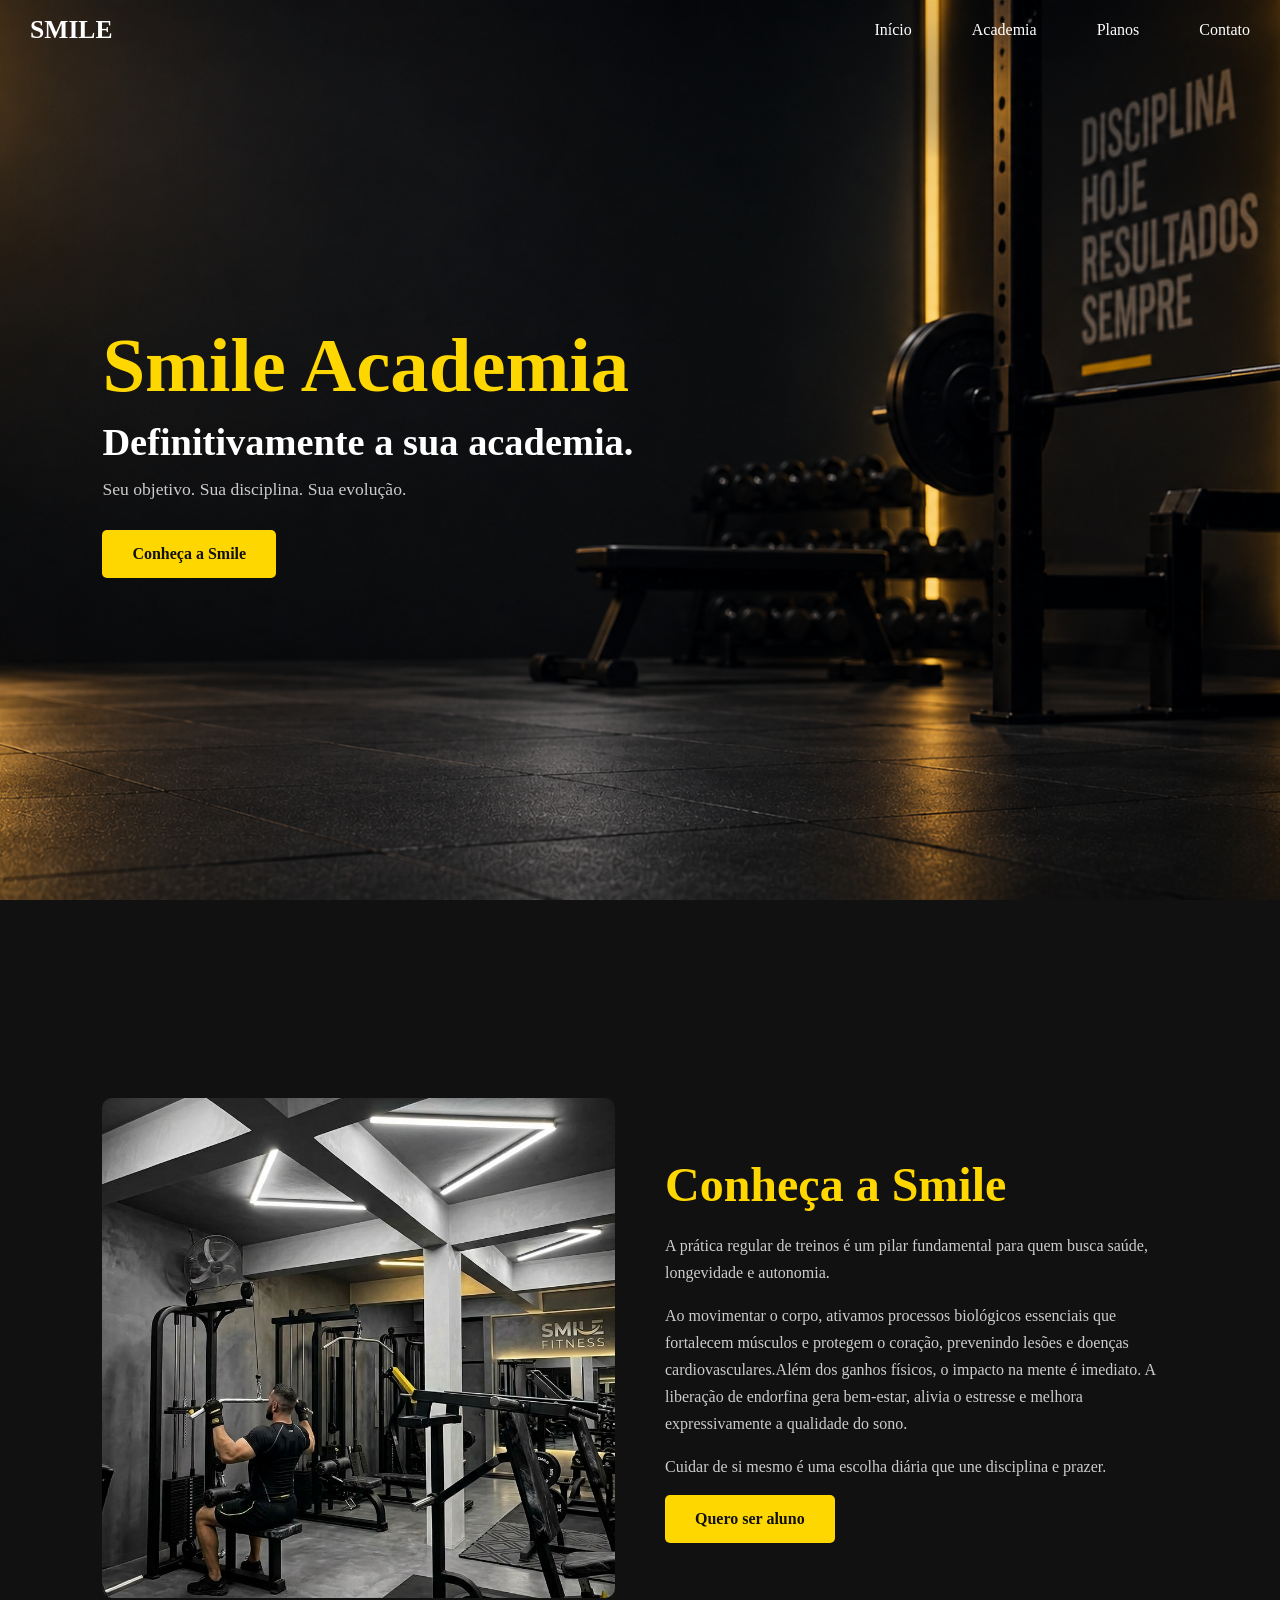
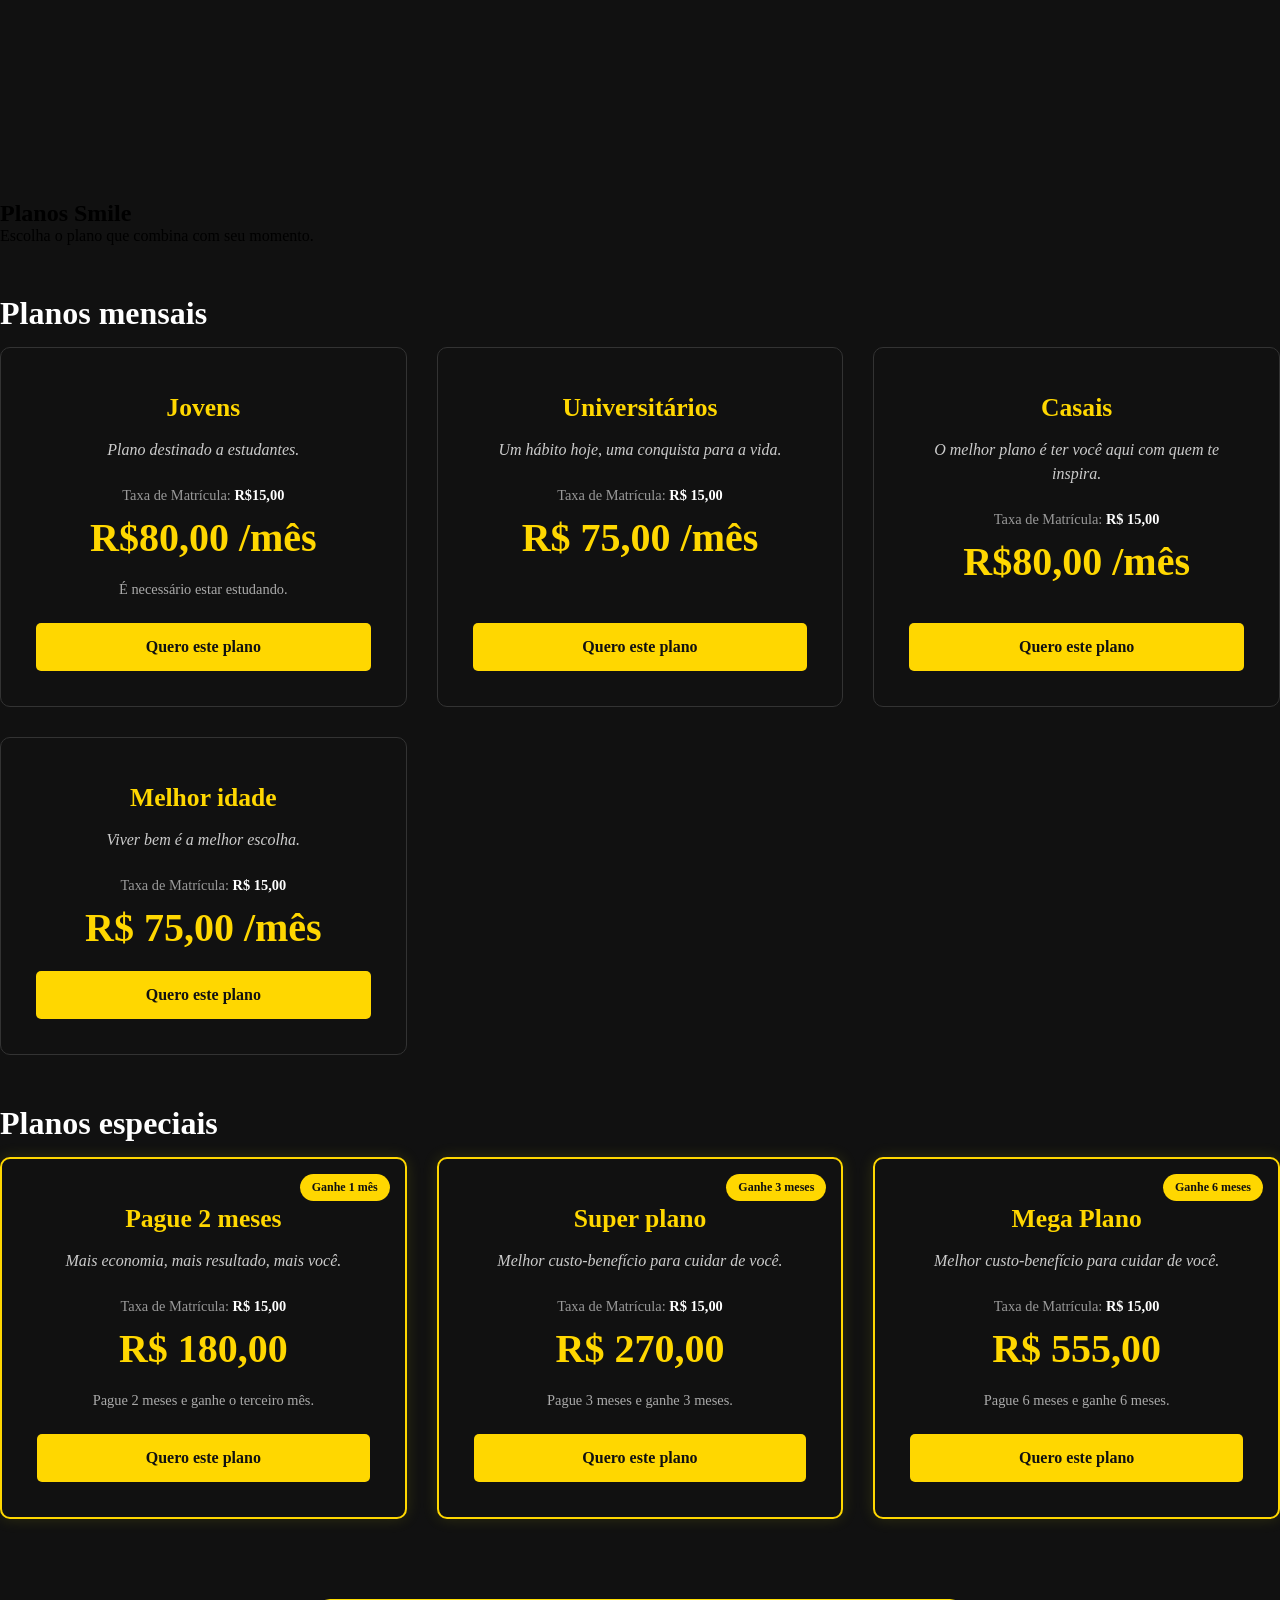
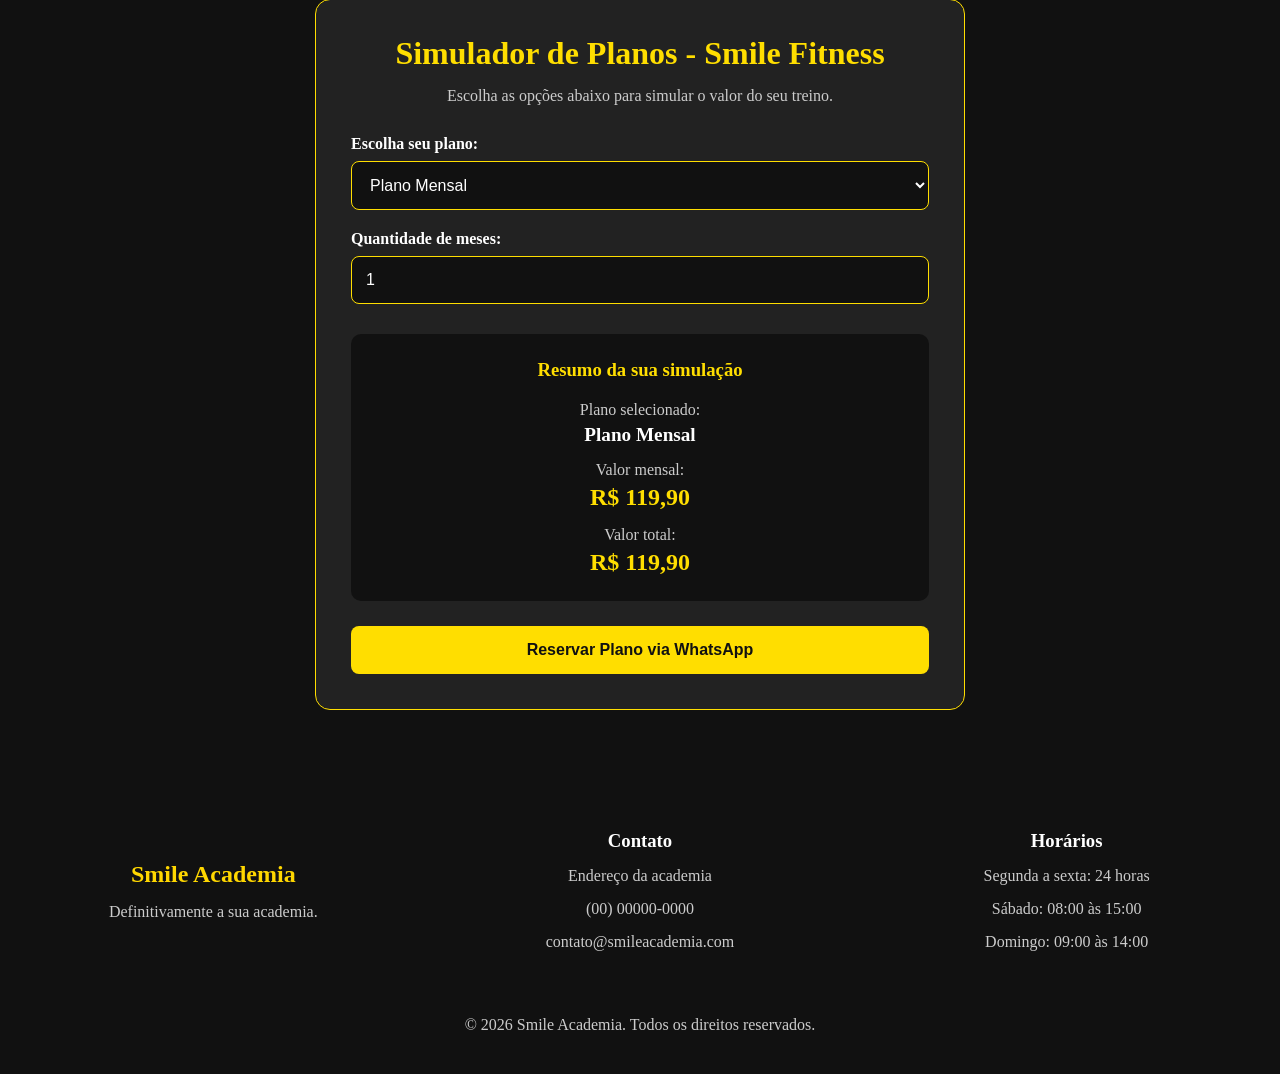
<file: index.html>
<!DOCTYPE html>
<html lang="pt-BR">
    <head>
        <meta charset="UTF-8">
        <meta name="viewport" content="width=device-width, initial-scale=1.0">
        <title>Smile</title>
        <link rel="stylesheet" href="css/style.css">
        <script src="js/script.js" defer></script>
    </head>
    <body>
        <header>
            <nav>
                <ul>
                    <li class="logotipo">
                        <a href="#inicio">SMILE</a>
                    </li>
                    <li class="hideMobile">
                        <a href="#inicio">Início</a>
                    </li>
                    <li class="hideMobile">
                        <a href="#academia">Academia</a>
                    </li>
                    <li class="hideMobile">
                        <a href="#planos">Planos</a>
                    </li>
                    <li class="hideMobile"><a href="#contato">Contato</a></li>
                    <li class="hideDesktop botao-menu"><a href="#">
                        <svg class="icon" xmlns="http://www.w3.org/2000/svg" height="24px" viewBox="0 -960 960 960" width="24px" fill="#1f1f1f"><path d="M120-240v-80h720v80H120Zm0-200v-80h720v80H120Zm0-200v-80h720v80H120Z"/></svg>
                    </a></li>
                </ul>
                
                <ul class="sidebar">
                    <li class="botao-fechar"><a href="#">
                    <svg class="icon" xmlns="http://www.w3.org/2000/svg" height="24px" viewBox="0 -960 960 960" width="24px" fill="#1f1f1f"><path d="m256-200-56-56 224-224-224-224 56-56 224 224 224-224 56 56-224 224 224 224-56 56-224-224-224 224Z"/></svg>
                </a></li>
                    <li><a href="#inicio">Início</a></li>
                    <li><a href="#academia">Academia</a></li>
                    <li><a href="#planos">Planos</a></li>
                    <li><a href="#contato">Contato</a></li>
                </ul>
            </nav>
        </header>
        <main>
            <section id="inicio">
                <div class="hero-conteudo">
                    <h1>Smile Academia</h1>
                    <h2>Definitivamente a sua academia.</h2>
                    <p>Seu objetivo. Sua disciplina. Sua evolução.</p>
                    <a href="#academia" class="btn-principal">Conheça a Smile</a>
                </div>
            </section>  
            <section id="academia">
                <!-- Imagem da academia -->
                <div class="academia-imagem">
                    <img src="images/smile.jpg" alt="Interior da academia Smile">
                </div>
                <!-- Conteudo Textual -->
                <div class="academia-conteudo">
                    <h2>
                        Conheça a Smile
                    </h2>
                    <p>
                        A prática regular de treinos é um pilar fundamental para quem busca saúde, longevidade e autonomia.
                    </p>
                    <p>
                        Ao movimentar o corpo, ativamos processos biológicos essenciais que fortalecem músculos e protegem o coração,
                        prevenindo lesões e doenças cardiovasculares.Além dos ganhos físicos, o impacto na mente é imediato.
                        A liberação de endorfina gera bem-estar, alivia o estresse e melhora expressivamente a qualidade do sono.
                    </p>
                    <p>
                        Cuidar de si mesmo é uma escolha diária que une disciplina e prazer.
                    </p>
                    <a href="#" class="btn-principal">Quero ser aluno</a>
                </div>
            </section>
            <section id="planos">
                <div class="planos-cabecalho">
                    <h2>Planos Smile</h2>
                    <p>
                        Escolha o plano que combina com seu momento.
                    </p>
                </div>
                <!--Plano Mensais-->
                <div class="grupo-planos">
                    <h3>Planos mensais</h3>
                    <div class="planos-container">
                        <!-- Planos Jovens -->
                        <article class="plano">
                            <h4>Jovens</h4>
                            <p class="frase-plano">
                                Plano destinado a estudantes.
                            </p>
                            <p class="taxa">
                                Taxa de Matrícula:
                                <strong>R$15,00</strong>
                            </p>
                            <p class="preco">
                                R$80,00
                                <span>/mês</span>
                            </p>
                            <p class="condicao">
                                É necessário estar estudando.
                            </p>
                            <a href="#" class="btn-principal">
                                Quero este plano
                            </a>
                        </article>
                        <!-- Plano Universitario -->
                        <article class="plano">
                            <h4>Universitários</h4>
                            <p class="frase-plano">
                                Um hábito hoje, uma conquista para a vida.
                            </p>
                            <p class="taxa">
                                Taxa de Matrícula:
                                <strong>R$ 15,00</strong>
                            </p>
                            <p class="preco">
                                R$ 75,00
                                <span>/mês</span>
                            </p>
                            <a href="#" class="btn-principal">
                                Quero este plano
                            </a>
                        </article>
                        <!-- Plano Casais -->
                        <article class="plano">
                                <h4>Casais</h4>
                                <p class="frase-plano">
                                    O melhor plano é ter você aqui com quem te inspira.
                                </p>
                                <p class="taxa">
                                    Taxa de Matrícula:
                                    <strong>R$ 15,00</strong>
                                </p>
                                <p class="preco">
                                    R$80,00
                                    <span>/mês</span>
                                </p>
                                <a href="#" class="btn-principal">
                                    Quero este plano
                                </a>
                        </article>
                        <!-- Plano melhor idade -->
                        <article class="plano">
                                <h4>Melhor idade</h4>
                                <p class="frase-plano">
                                    Viver bem é a melhor escolha.
                                </p>
                                <p class="taxa">
                                    Taxa de Matrícula:
                                    <strong>R$ 15,00</strong>
                                </p>
                                <p class="preco">
                                    R$ 75,00
                                    <span>/mês</span>
                                </p>
                                <a href="#" class="btn-principal">
                                    Quero este plano
                                </a>
                        </article>
                    </div>
                </div>
                <!-- Planos Especiais -->
                <div class="grupo-planos">
                    <h3>Planos especiais</h3>
                    <div class="planos-container">
                        <!-- Pague 2 meses -->
                        <article class="plano destaque">
                            <span class="etiqueta">
                                Ganhe 1 mês
                            </span>
                            <h4>Pague 2 meses</h4>
                            <p class="frase-plano">
                                Mais economia, mais resultado, mais você.
                            </p>
                            <p class="taxa">
                                Taxa de Matrícula:
                                <strong>R$ 15,00</strong>
                            </p>
                            <p class="preco">
                                R$ 180,00
                            </p>
                            <p class="condicao">
                                Pague 2 meses e ganhe o terceiro mês.
                            </p>
                            <a href="#" class="btn-principal">
                                Quero este plano
                            </a>
                        </article>
                        <!-- Super Plano -->
                         <article class="plano destaque">
                            <span class="etiqueta">
                                Ganhe 3 meses
                            </span>
                            <h4>Super plano</h4>
                            <p class="frase-plano">
                                Melhor custo-benefício para cuidar de você.
                            </p>
                            <p class="taxa">
                                Taxa de Matrícula:
                                <strong>R$ 15,00</strong>
                            </p>
                            <p class="preco">
                                R$ 270,00
                            </p>
                            <p class="condicao">
                                Pague 3 meses e ganhe 3 meses.
                            </p>
                            <a href="#" class="btn-principal">
                                Quero este plano
                            </a>
                         </article>
                         <!-- Mega Plano -->
                          <article class="plano destaque">
                            <span class="etiqueta">
                                Ganhe 6 meses
                            </span>
                            <h4>Mega Plano</h4>
                            <p class="frase-plano">
                                Melhor custo-benefício para cuidar de você.
                            </p>
                            <p class="taxa">
                                Taxa de Matrícula:
                                <strong>R$ 15,00</strong>
                            </p>
                            <p class="preco">
                                R$ 555,00
                            </p>
                            <p class="condicao">
                                Pague 6 meses e ganhe 6 meses.
                            </p>
                            <a href="#" class="btn-principal">
                                Quero este plano
                            </a>
                          </article>
                    </div>
                </div>
            </section>
        </main>
        <!-- CALCULADORA DE PLANOS -->
        <section id="calculadora" class="calc-section">
            <div class="calc-container">
                <h2>Simulador de Planos - Smile Fitness</h2>
                <p class="calc-subtitle">
                    Escolha as opções abaixo para simular o valor do seu treino.
                </p>
                <div class="calc-form">
                    <div class="calc-field">
                        <label for="select-plano">Escolha seu plano:</label>
                        <select id="select-plano">
                            <option value="mensal">Plano Mensal</option>
                            <option value="trimestral">Plano Trimestral</option>
                            <option value="anual">Plano Anual</option>
                        </select>
                    </div>
                    <div class="calc-field">
                        <label for="input-meses">Quantidade de meses:</label>
                        <input
                            type="number"
                            id="input-meses"
                            value="1"
                            min="1"
                            max="24"
                            step="1"
                        >
                    </div>
                </div>
                <div class="calc-result">
                    <h3>Resumo da sua simulação</h3>
                    <p>Plano selecionado:</p>
                    <strong id="resultado-nome">Plano Mensal</strong>
                    <p>Valor mensal:</p>
                    <strong id="resultado-mensal" class="price">
                        R$ 119,90
                    </strong>
                    <p>Valor total:</p>
                    <strong id="resultado-total" class="price">
                        R$ 119,90
                    </strong>
                </div>
                <button
                    type="button"
                    id="btn-enviar-whats"
                    class="btn-whatsapp-calc"
                >
                    Reservar Plano via WhatsApp
                </button>
            </div>
        </section>
        <!-- FIM DA CALCULADORA -->
        <!-- Rodape-->
        <footer id="contato">
            <div class="footer-info">
                <h2>Smile Academia</h2>
                <p>Definitivamente a sua academia.</p>
            </div>
            <div class="footer-contato">
                <h3>Contato</h3>
                <p>Endereço da academia</p>
                <p>(00) 00000-0000</p>
                <p>contato@smileacademia.com</p>
            </div>
            <div class="footer-horarios">
                <h3>Horários</h3>
                <p>Segunda a sexta: 24 horas</p>
                <p>Sábado: 08:00 às 15:00</p>
                <p>Domingo: 09:00 às 14:00</p>
            </div>
            <div class="footer-copy">
                <p>&copy; 2026 Smile Academia. Todos os direitos reservados.</p>
            </div>
        </footer>
    </body>
</html>
</file>
<file: css/style.css>
* {
    margin: 0;
    padding: 0;
    box-sizing: border-box;
}

body {
    min-height: 100vh;
    background-color: #111;
}


nav {
    position: absolute;
    top: 0;
    left: 0;
    width: 100%;
    z-index: 10;
    display: flex;
    justify-content: flex-end;
}

nav ul{
    width:100%;
    list-style:none;
    display:flex;
    justify-content:flex-end;
    align-items:center;
}

nav li{
    height:60px;
}

nav li:first-child{
    margin-right:auto;
}


nav a{
    height:100%;
    padding:0 30px;
    text-decoration:none;
    display:flex;
    align-items:center;
    color: #fff;
}

nav a:hover{
    color:#ffd700;
}

.icon{
    fill:#fff;
}

.logotipo{
    font-weight:bold;
    font-size:1.6rem;
}

/* 
menu lateral aberto 
*/

.sidebar.active {
    display: flex;
}

.sidebar{
    position:fixed;
    top:0;
    right:0;
    height:100vh;
    width:280px;
    z-index:999;
    background-color: rgba(255,255,255,0.2);
    box-shadow: -10px 0 10px rgba(0,0,0,0.1);
    display:none;
    flex-direction:column;
    align-items: flex-start;
    justify-content: flex-start;
    backdrop-filter: blur(10px);
}

/*
    Seçao principal
*/

#inicio {
    min-height: 100vh;
    background-image: url(../images/fundo.jpg);
    background-size: cover;
    background-position: center;
    display: flex;
    flex-direction: column;
    justify-content: center;
    align-items: flex-start;
    padding: 120px 8%;
}

#inicio h1 {
    font-size: clamp(2.5rem, 6vw, 5rem);
    color: #ffd700;
    margin-bottom: 10px;
}

#inicio h2 {
    font-size: clamp(1.5rem, 3vw, 2.5rem);
    color: #fff;
    margin-bottom: 15px;
}

#inicio p {
    font-size: 1.1rem;
    color: #ccc;
    margin-bottom: 30px;
}

.btn-principal {
    display: inline-block;
    padding: 15px 30px;
    background-color: #ffd700;
    color: #111;
    text-decoration: none;
    font-weight: bold;
    border-radius: 5px;
    transition: 0.3s;
}

.btn-principal:hover {
    background-color: #fff;
    transform: translateY(-3px);
}

/*
===================
 SEÇÃO ACADEMIA
===================
*/

#academia {
    min-height: 100vh;
    display: grid;
    grid-template-columns: repeat(2, 1fr);
    align-items: center;
    gap: 50px;
    padding: 100px 8%;
    background-color: #111;
}

/* iMAGEM */
.academia-imagem img {
    width: 100%;
    height: 500px;
    object-fit: cover;
    border-radius: 10px;
}

/* CONTEÚDO */

.academia-conteudo h2 {
    font-size: clamp(2rem, 4vw, 3rem);
    color: #ffd700;
    margin-bottom: 20px;
}

.academia-conteudo p {
    color: #ccc;
    line-height: 1.7;
    margin-bottom: 15px;
}

/*
========================
        PLANOS
========================
*/
.plano {
    padding: 45px 35px 35px;
    background-color: #111;
    border: 1px solid #333;
    border-radius: 10px;
    text-align: center;
    transition: 0.3s;

    /*organiza o conteudo verticalmente*/
    display: flex;
    flex-direction: column;
    position: relative;
}

/* efeito ao passar o mouse */
.plano:hover {
    transform: translateY(-5px) scale(1.02);
    border-color: #ffd700;
}

.grupo-planos {
    margin-top: 50px;
}

.grupo-planos h3 {
    font-size: 2rem;
    color: #fff;
    margin-bottom: 15px;
}

.plano h4{
    font-size: 1.6rem;
    color: #ffd700;
    margin-bottom: 15px;
}

.frase-plano {
    color: #ccc;
    font-style: italic;
    line-height: 1.5;
    margin-bottom: 25px;
}

.taxa {
    color: #999;
    font-size: 0.9rem;
    margin-bottom: 10px;
}

.taxa strong {
    color: #fff;
}

.preco {
    font-size: 2.5rem;
    font-weight: bold;
    color: #ffd700;
    margin-bottom: 20px;
}

.condicao {
    color: #aaa;
    font-size: 0.9rem;
    margin-bottom: 25px;
}

.plano .btn-principal {
    margin-top: auto;
}

.planos-container {
    display: grid;
    grid-template-columns: repeat(3, 1fr);
    gap: 30px;
}

.plano.destaque {
    border: 2px solid #ffd700;
    box-shadow: 0 0 15px rgba(215,215,0,0.15);
}

.etiqueta {
    position: absolute;
    top: 15px;
    right: 15px;
    padding: 6px 12px;
    background-color: #ffd700;
    color: #111;
    font-size: 0.75rem;
    font-weight: bold;
    border-radius: 20px;
}

/* ===================
        RODAPE
===================== */

#contato {
    background-color: #111;
    justify-content: center;
    display: grid;
    grid-template-columns:repeat(3, 1fr);
    align-items: center;
    gap: 50px;
    padding: 40px 25px 25px;
}

.footer-info,
.footer-contato,
.footer-horarios {
    text-align: center;
}

.footer-info h2,
.footer-contato h3,
.footer-horarios h3 {
    margin-bottom: 15px;
}

#contato p {
    margin-bottom: 15px;
}

.footer-copy p {
    color: #aaa;
    margin-bottom: 0;
}

.footer-copy {
    grid-column: 1 / 4;
    text-align: center;
}

.footer-info h2 {
    color: #ffd700;
}

.footer-contato h3,
.footer-horarios h3 {
    color: #fff;
}

#contato p {
    color: #ccc;
}


/* ==============================
   CALCULADORA DE PLANOS
================================ */

.calc-section {
    background-color: #111111;
    color: #FFFFFF;
    padding: 80px 20px;
    text-align: center;
}

.calc-container {
    max-width: 650px;
    margin: 0 auto;
    padding: 35px;
    background-color: #222222;
    border-radius: 15px;
    border: 1px solid #FFDE00;
}

.calc-container h2 {
    color: #FFDE00;
    font-size: 2rem;
    margin-bottom: 15px;
}

.calc-subtitle {
    color: #CCCCCC;
    margin-bottom: 30px;
}

.calc-form {
    display: flex;
    flex-direction: column;
    gap: 20px;
    text-align: left;
}

.calc-field {
    display: flex;
    flex-direction: column;
    gap: 8px;
}

.calc-field label {
    color: #FFFFFF;
    font-weight: bold;
}

.calc-field select,
.calc-field input {
    width: 100%;
    padding: 14px;
    border: 1px solid #FFDE00;
    border-radius: 8px;
    background-color: #111111;
    color: #FFFFFF;
    font-size: 1rem;
}

.calc-result {
    margin-top: 30px;
    padding: 25px;
    background-color: #111111;
    border-radius: 10px;
}

.calc-result h3 {
    color: #FFDE00;
    margin-bottom: 20px;
}

.calc-result p {
    color: #CCCCCC;
    margin-top: 15px;
}

.calc-result strong {
    display: block;
    margin-top: 5px;
    font-size: 1.2rem;
}

.calc-result .price {
    color: #FFDE00;
    font-size: 1.5rem;
}

.btn-whatsapp-calc {
    width: 100%;
    margin-top: 25px;
    padding: 15px;
    border: none;
    border-radius: 8px;
    background-color: #FFDE00;
    color: #111111;
    font-size: 1rem;
    font-weight: bold;
    cursor: pointer;
    transition: 0.3s;
}

.btn-whatsapp-calc:hover {
    background-color: #FFFFFF;
    transform: translateY(-2px);
}

/* RESPONSIVIDADE */

@media (max-width: 600px) {
    .calc-section {
        padding: 50px 15px;
    }

    .calc-container {
        padding: 22px;
    }

    .calc-container h2 {
        font-size: 1.5rem;
    }
}


/* 
=====================
RESPONSIVIDADE
=====================
*/

/* =====================
   ATÉ 1000px
===================== */

@media (max-width: 1000px) {

    .planos-container {
        grid-template-columns: repeat(2, 1fr);
    }
}


/* =====================
   ATÉ 800px
===================== */

@media (max-width: 800px) {

    body {
        background-size: auto 100vh;
        background-position: center top;
    }

    .hideMobile {
        display: none;
    }

    #academia {
        grid-template-columns: 1fr;
        padding: 70px 6%;
    }

    .academia-imagem img {
        height: 350px;
    }

    #contato {
        grid-template-columns: 1fr;
    }

    .footer-copy {
        grid-column: 1;
    }
}


/* =====================
   ATÉ 600px
===================== */

@media (max-width: 600px) {

    #inicio {
        padding: 100px 6%;
        background-position: 65% center;
    }

    .hero-conteudo {
        max-width: 100%;
    }

    .hero-conteudo h1 {
        font-size: 2.5rem;
    }

    .hero-conteudo h2 {
        font-size: 2rem;
    }

    .hero-conteudo p {
        font-size: 1rem;
    }

    .btn-principal {
        padding: 13px 24px;
    }

    .planos-container {
        grid-template-columns: 1fr;
    }
}


/* =====================
   ATÉ 500px
===================== */

@media (max-width: 500px) {

    body {
        background-size: auto 100%;
        background-position: center top;
    }

    #academia {
        padding: 60px 5%;
    }

    .academia-imagem img {
        height: 280px;
    }

    #contato {
        padding: 30px 15px 20px;
    }
}


/* =====================
   SOMENTE DESKTOP
===================== */

@media (min-width: 800px) {

    .hideDesktop {
        display: none;
    }
}
</file>
